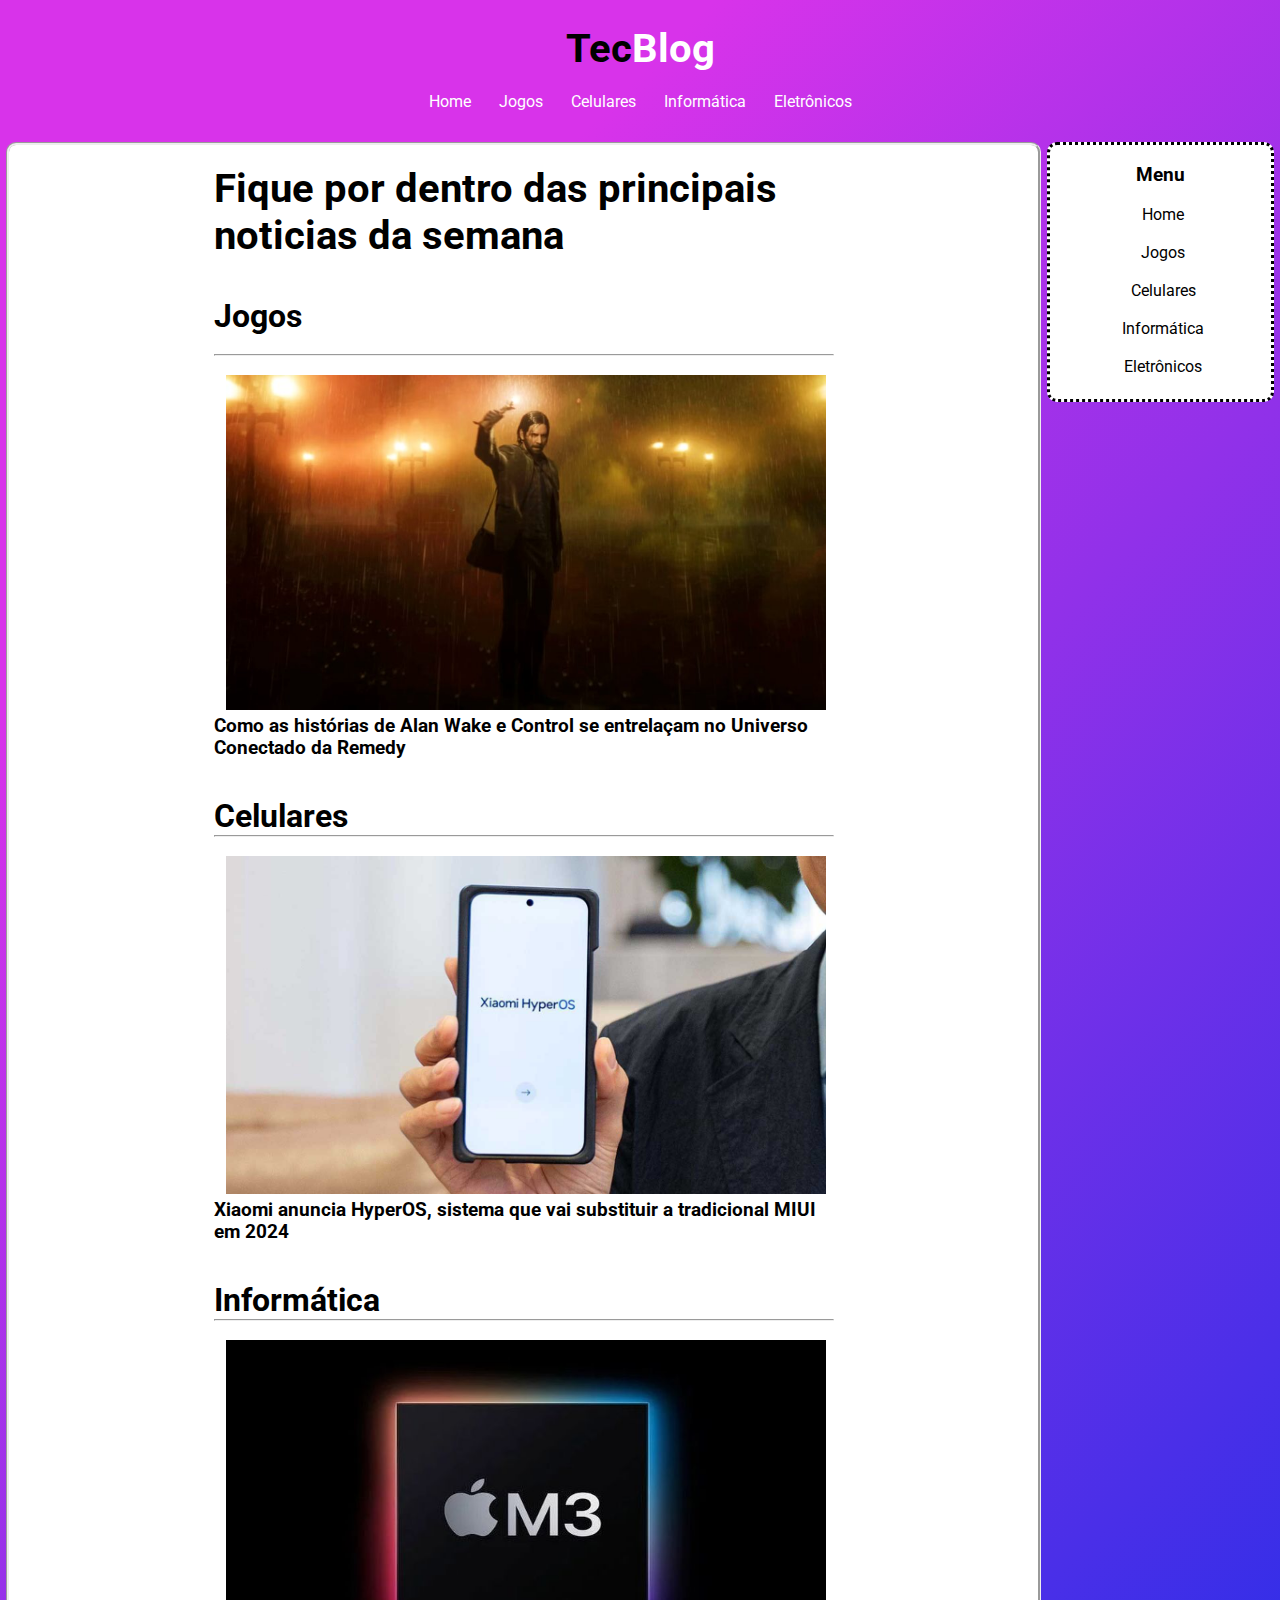
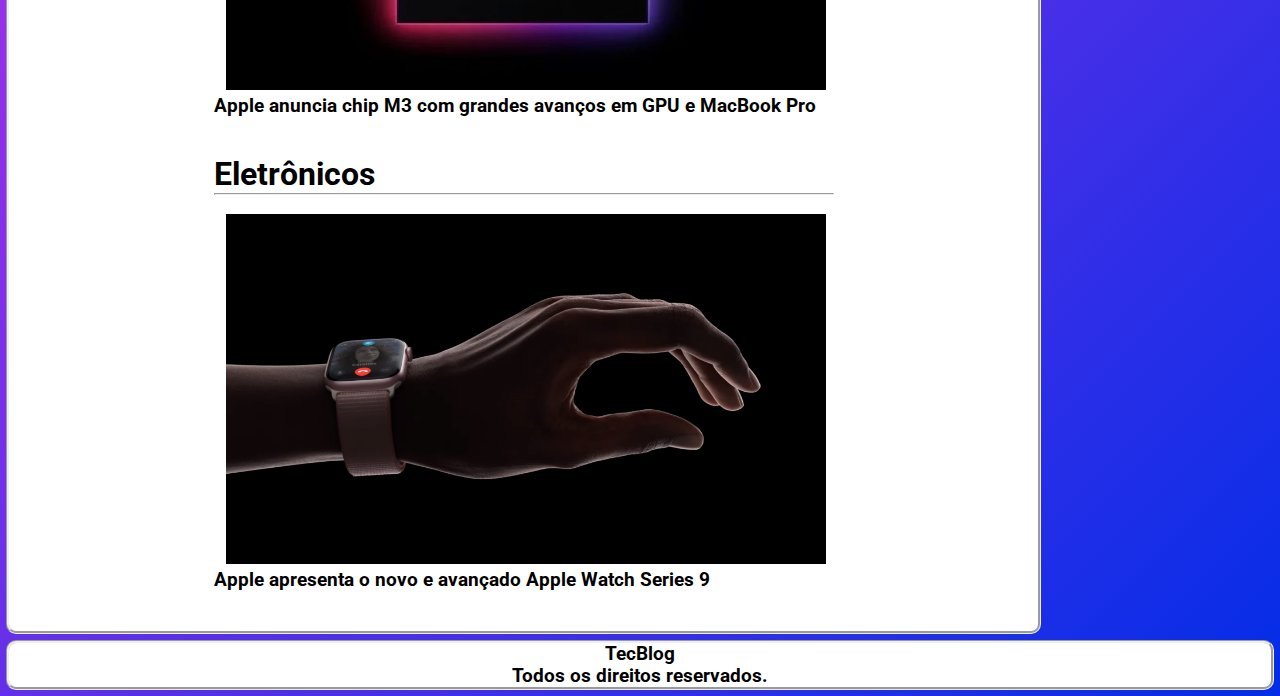
<file: index.html>
<!DOCTYPE html>
<html lang="pt-br">
  <head>
    <meta charset="UTF-8" />
    <meta name="viewport" content="width=device-width, initial-scale=1.0" />
    <title>TecBlog - o seu blog de Tecnologia</title>
    <link rel="stylesheet" type="text/css" href="css/estilo.css" />
    <link rel="shortcut icon" type="imagex/png" href="imagens/icon.png">

  </head>
  <body>
    <div id="area-cabecalho">
      <div id="area-logo">
        <h1>Tec<span class="branco">Blog</span></h1>
      </div>
      <div id="area-menu">
        <a href="index.html">Home</a>
        <a href="jogos.html">Jogos</a>
        <a href="celulares.html">Celulares</a>
        <a href="informatica.html">Informática</a>
        <a href="eletronicos.html">Eletrônicos</a>
      </div>
      
    </div>
    <section class="ggs">

      <main>
        <div id="area-postagens">
            <div class="postagem">
              <h1>Fique por dentro das principais noticias da semana</h1> <br><br>
              <h2>Jogos</h2><br>
              <hr>
              <br>
              
              <h3><a href="jogos.html" id="preto">
              <img src="imagens/Alan-Wake-2-900x503.jpg" width="600px" alt="alanwake"><br>
              Como as histórias de Alan Wake e Control se entrelaçam no Universo Conectado da Remedy</a> </h3>
               <br><br>
              <h2>Celulares</h2>
              <hr>
              <br>
              <h3><a href="celulares.html" id="preto">
              <img src="imagens/xiaomi.jpg" alt="xiaomi" width="600px"><br>
              Xiaomi anuncia HyperOS, sistema que vai substituir a tradicional MIUI em 2024</a></h3>
              <br><br>
              <h2>Informática</h2>
              <hr>
              <br>
              <h3><a href="informatica.html" id="preto">
                <img src="imagens/apple.jpg" width="600px" height="350px" alt="Apple"><br>
                Apple anuncia chip M3 com grandes avanços em GPU e MacBook Pro
              </a></h3>
              <br><br>
            <h2>Eletrônicos</h2>
            <hr>
            <br>
            <h3><a href="eletronicos.html" id="preto"><img src="imagens/gesto.png" alt="interface"width="600px" height="350px">Apple apresenta o novo e avançado Apple Watch Series 9</a></h3>
            </div>
        </div>
      </main>


      <aside>
       <center>
         <br>
        <h3>Menu</h3><br>
        <div id="MenuLat">
        <a href="index.html" id="preto">Home</a><br><br>
        <a href="jogos.html" id="preto">Jogos</a><br><br>
        <a href="celulares.html" id="preto">Celulares</a><br><br>
        <a href="informatica.html" id="preto">Informática</a><br><br>
        <a href="eletronicos.html" id="preto">Eletrônicos</a>

        </div>
        </center> 
      </aside>
      
      <footer>
        <center>
          <h3>TecBlog<h3>
          Todos os direitos reservados.

        </center>
      </footer>
   
    </section>
  </body>
</html>
</file>
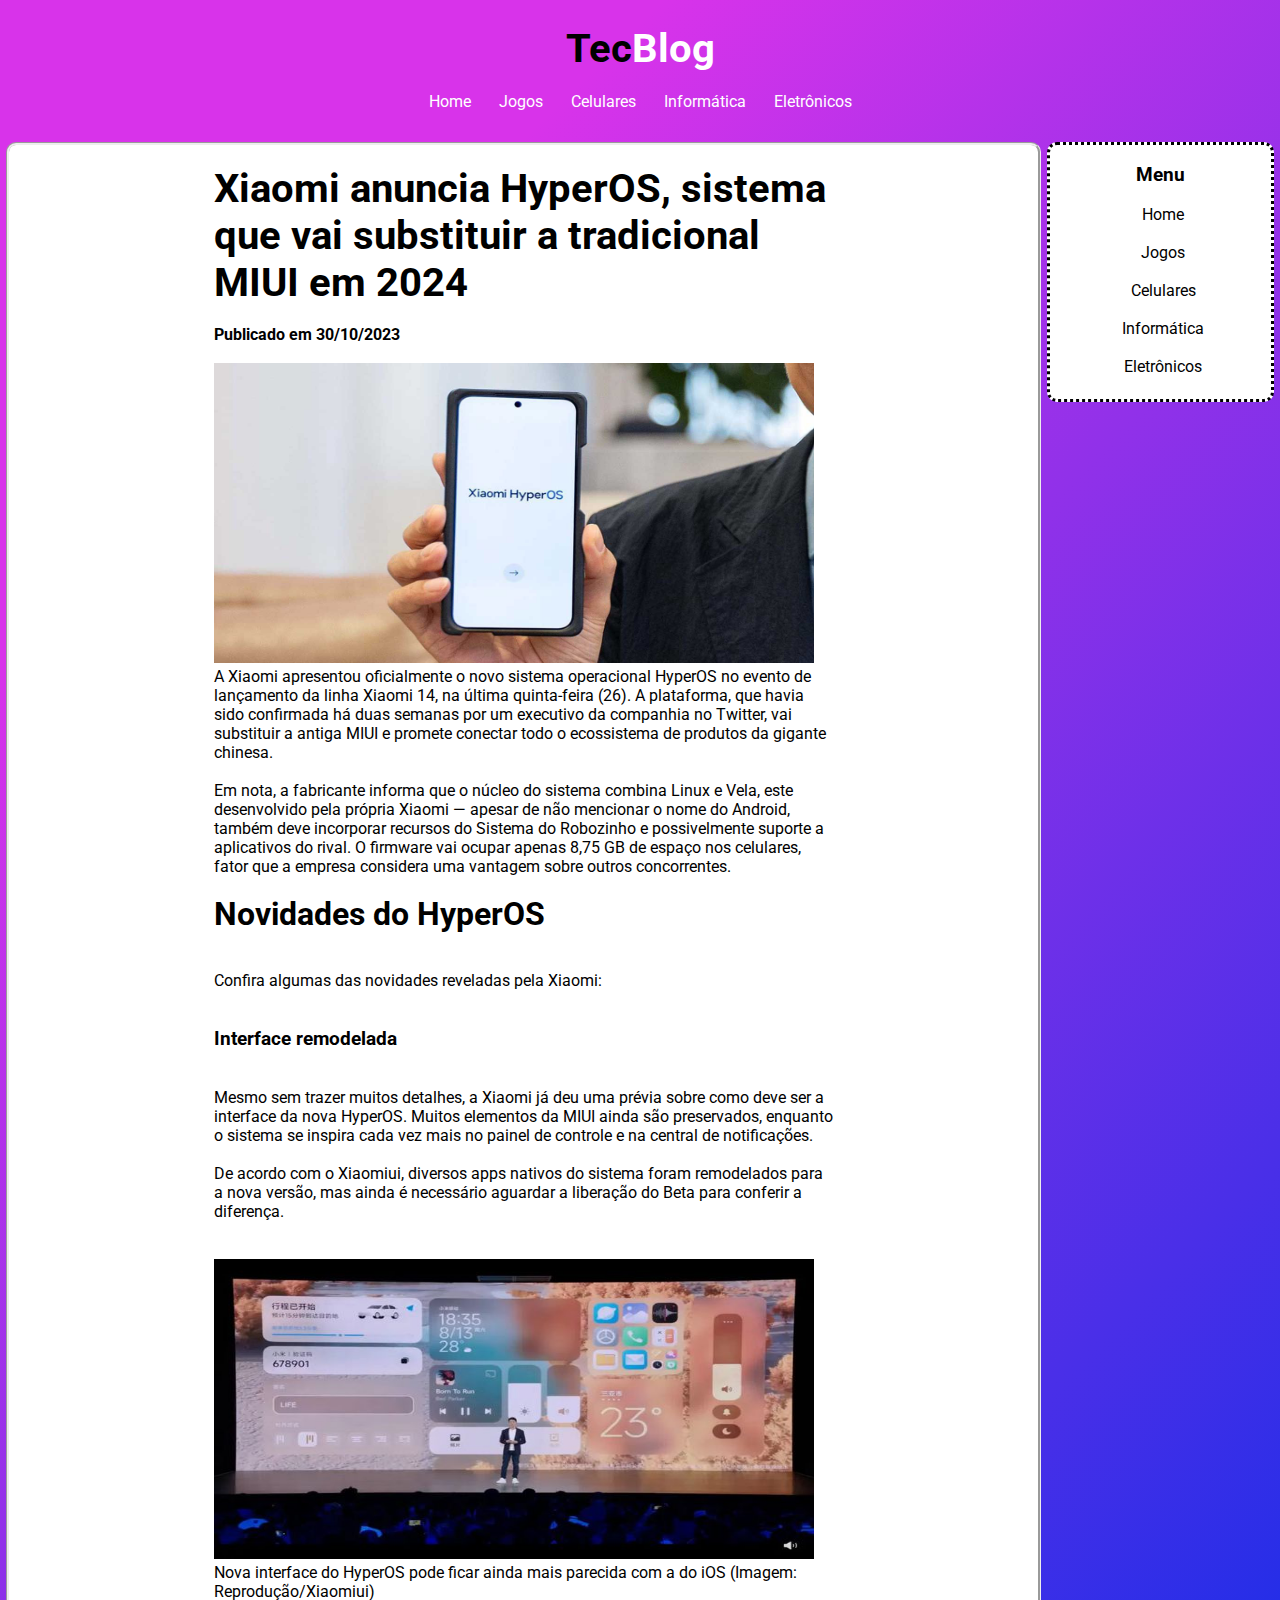
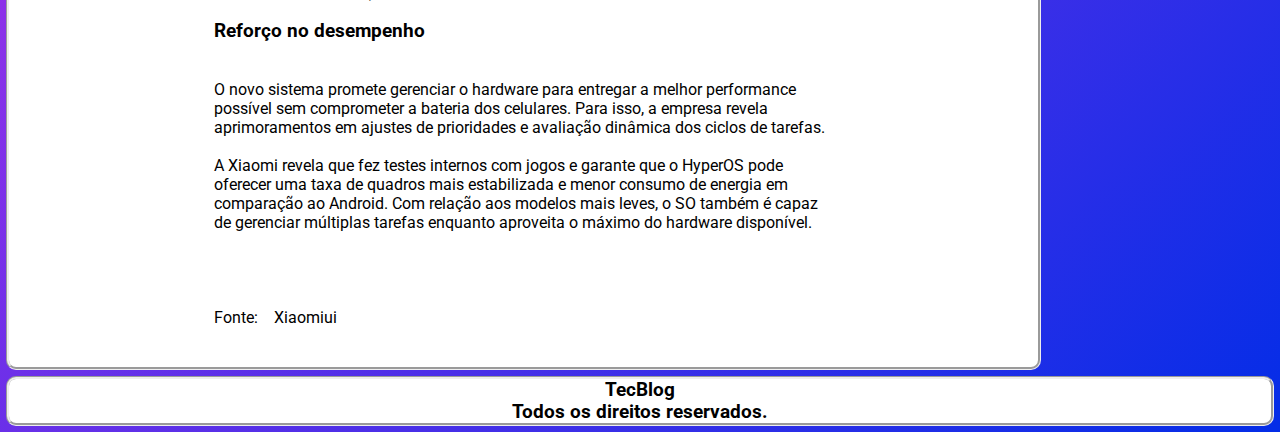
<file: celulares.html>
<!DOCTYPE html>
<html lang="pt-br">
  <head>
    <meta charset="UTF-8" />
    <meta name="viewport" content="width=device-width, initial-scale=1.0" />
    <title>TecBlog - o seu blog de Tecnologia</title>
    <link rel="stylesheet" type="text/css" href="css/estilo.css" />
    <link rel="shortcut icon" type="imagex/png" href="imagens/icon.png">

  </head>
  <body>
    <div id="area-cabecalho">
        <div id="area-logo">
          <h1>Tec<span class="branco">Blog</span></h1>
        </div>
        <div id="area-menu">
          <a href="index.html">Home</a>
          <a href="jogos.html">Jogos</a>
          <a href="celulares.html">Celulares</a>
          <a href="informatica.html">Informática</a>
          <a href="eletronicos.html">Eletrônicos</a>
        </div>
        
      </div>
      <section class="ggs">
  
        <main>
          <div id="area-postagens">
              <div class="postagem">
                <h1>Xiaomi anuncia HyperOS, sistema que vai substituir a tradicional MIUI em 2024</h1><br>
                <h4>Publicado em 30/10/2023</h4> <br>
                <img src="imagens/xiaomi.jpg" alt="xiaomi" width="600px" height="300px"> <br>
                <p>A Xiaomi apresentou oficialmente o novo sistema operacional HyperOS no evento de lançamento da 
                    linha Xiaomi 14, na última quinta-feira (26). A plataforma, que havia sido confirmada há duas 
                    semanas por um executivo da companhia no Twitter, vai substituir a antiga MIUI e promete conectar 
                    todo o ecossistema de produtos da gigante chinesa.</p>
                <br>
                <p>Em nota, a fabricante informa que o núcleo do sistema combina Linux e Vela, este desenvolvido pela
                     própria Xiaomi — apesar de não mencionar o nome do Android, também deve incorporar recursos do Sistema 
                     do Robozinho e possivelmente suporte a aplicativos do rival. O firmware vai ocupar apenas 8,75 GB de
                      espaço nos celulares, fator que a empresa considera uma vantagem sobre outros concorrentes.</p>
                <br>
                <h2>Novidades do HyperOS</h2><br><br>
                <p>Confira algumas das novidades reveladas pela Xiaomi:</p><br><br>
                <h3>Interface remodelada</h3>
                <br><br>
                <p>Mesmo sem trazer muitos detalhes, a Xiaomi já deu uma prévia sobre como deve ser a interface da nova HyperOS.
                     Muitos elementos da MIUI ainda são preservados, enquanto o sistema se inspira cada vez mais no painel de 
                     controle e na central de notificações.</p>
                <br>
                <p>De acordo com o Xiaomiui, diversos apps nativos do sistema foram remodelados para a nova versão, mas ainda é
                     necessário aguardar a liberação do Beta para conferir a diferença.</p>
                <br><br>
                <img src="imagens/interfacexiaomi.jpeg" alt="interface"width="600px" height="300px">
                <caption>Nova interface do HyperOS pode ficar ainda mais parecida com a do iOS (Imagem: Reprodução/Xiaomiui)</caption>
                <br><br>
                <h3>Reforço no desempenho</h3><br><br>
                <p>O novo sistema promete gerenciar o hardware para entregar a melhor performance possível sem comprometer a 
                    bateria dos celulares. Para isso, a empresa revela aprimoramentos em ajustes de prioridades e avaliação 
                    dinâmica dos ciclos de tarefas.</p>
                <br>
                <p>A Xiaomi revela que fez testes internos com jogos e garante que o HyperOS pode oferecer uma taxa de quadros 
                    mais estabilizada e menor consumo de energia em comparação ao Android. Com relação aos modelos mais leves, 
                    o SO também é capaz de gerenciar múltiplas tarefas enquanto aproveita o máximo do hardware disponível.</p>
                <br><br><br><br>

                <p>Fonte: <a href="https://xiaomiui.net/xiaomi-officially-announced-expected-new-hyperos-full-details-are-here-52079/" id="preto"> Xiaomiui</a></p>
            </div>
          </div>
        </main>
  
  
        <aside>
         <center>
           <br>
          <h3>Menu</h3><br>
          <div id="MenuLat">
          <a href="index.html" id="preto">Home</a><br><br>
          <a href="jogos.html" id="preto">Jogos</a><br><br>
          <a href="celulares.html" id="preto">Celulares</a><br><br>
          <a href="informatica.html" id="preto">Informática</a><br><br>
          <a href="eletronicos.html" id="preto">Eletrônicos</a>
  
          </div>
          </center> 
        </aside>
        
        <footer>
            <center>
              <h3>TecBlog<h3>
              Todos os direitos reservados.
    
            </center>
          </footer>
     
      </section>
  </body>
</html>
</file>
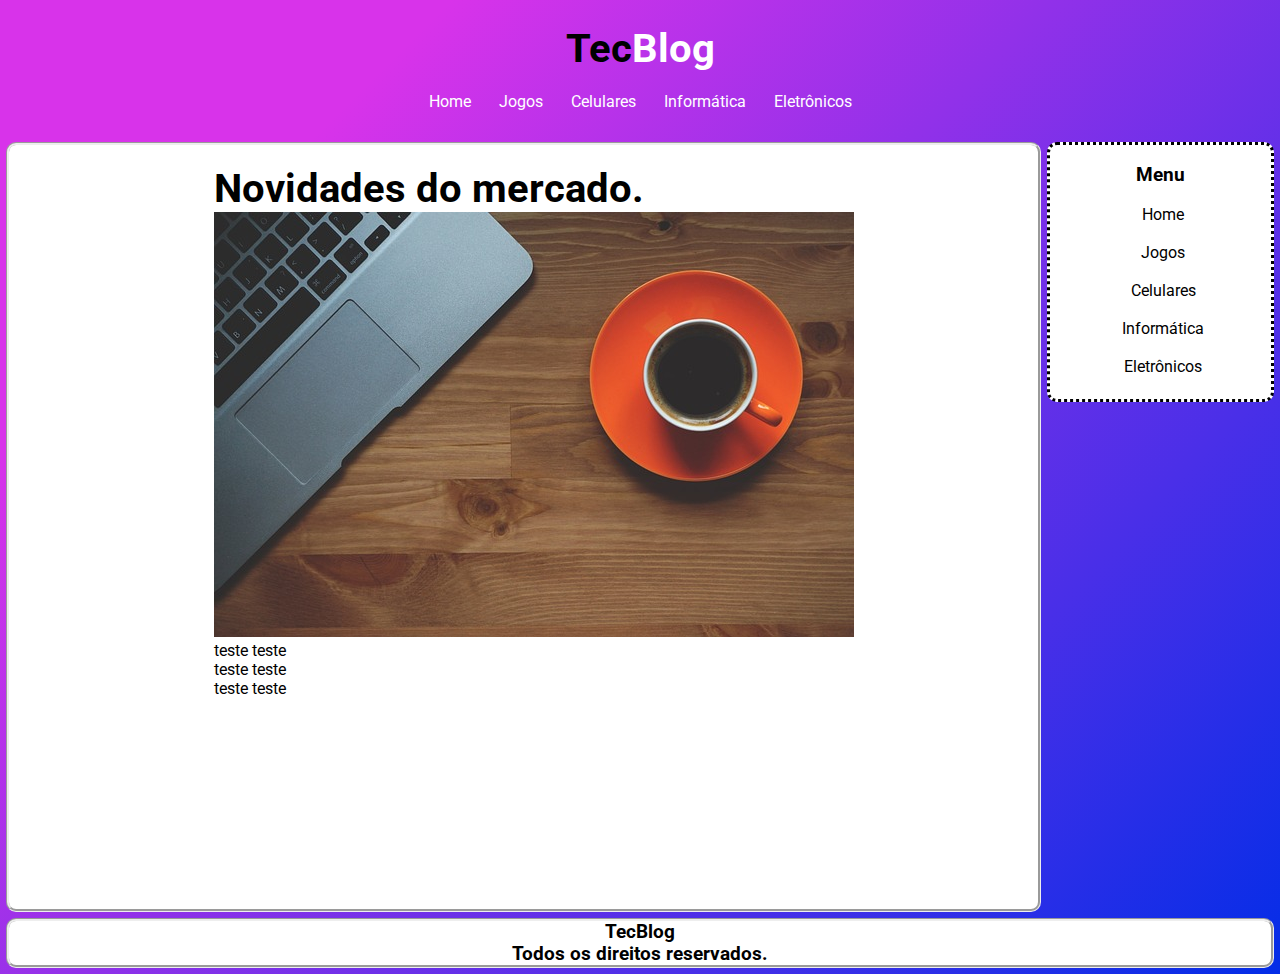
<file: eletronicos.html>
<!DOCTYPE html>
<html lang="pt-br">
  <head>
    <meta charset="UTF-8" />
    <meta name="viewport" content="width=device-width, initial-scale=1.0" />
    <title>TecBlog - o seu blog de Tecnologia</title>
    <link rel="stylesheet" type="text/css" href="css/estilo.css" />
    <link rel="shortcut icon" type="imagex/png" href="imagens/icon.png">

  </head>
  <body>
    <div id="area-cabecalho">
        <div id="area-logo">
          <h1>Tec<span class="branco">Blog</span></h1>
        </div>
        <div id="area-menu">
          <a href="index.html">Home</a>
          <a href="jogos.html">Jogos</a>
          <a href="celulares.html">Celulares</a>
          <a href="informatica.html">Informática</a>
          <a href="eletronicos.html">Eletrônicos</a>
        </div>
        
      </div>
      <section class="ggs">
  
        <main>
          <div id="area-postagens">
              <div class="postagem">
                <h1>Novidades do mercado.</h1>
                <img src="imagens/imagem1.jpg" alt="sla">
                <p>teste teste <br>teste teste <br>teste teste</p>
                <br><br><br><br><br><br><br><br><br>
              </div>
          </div>
        </main>
  
  
        <aside>
         <center>
           <br>
          <h3>Menu</h3><br>
          <div id="MenuLat">
          <a href="index.html" id="preto">Home</a><br><br>
          <a href="jogos.html" id="preto">Jogos</a><br><br>
          <a href="celulares.html" id="preto">Celulares</a><br><br>
          <a href="informatica.html" id="preto">Informática</a><br><br>
          <a href="eletronicos.html" id="preto">Eletrônicos</a>
  
          </div>
          </center> 
        </aside>
        
        <footer>
            <center>
              <h3>TecBlog<h3>
              Todos os direitos reservados.
    
            </center>
          </footer>
      </section>
  </body>
</html>
</file>
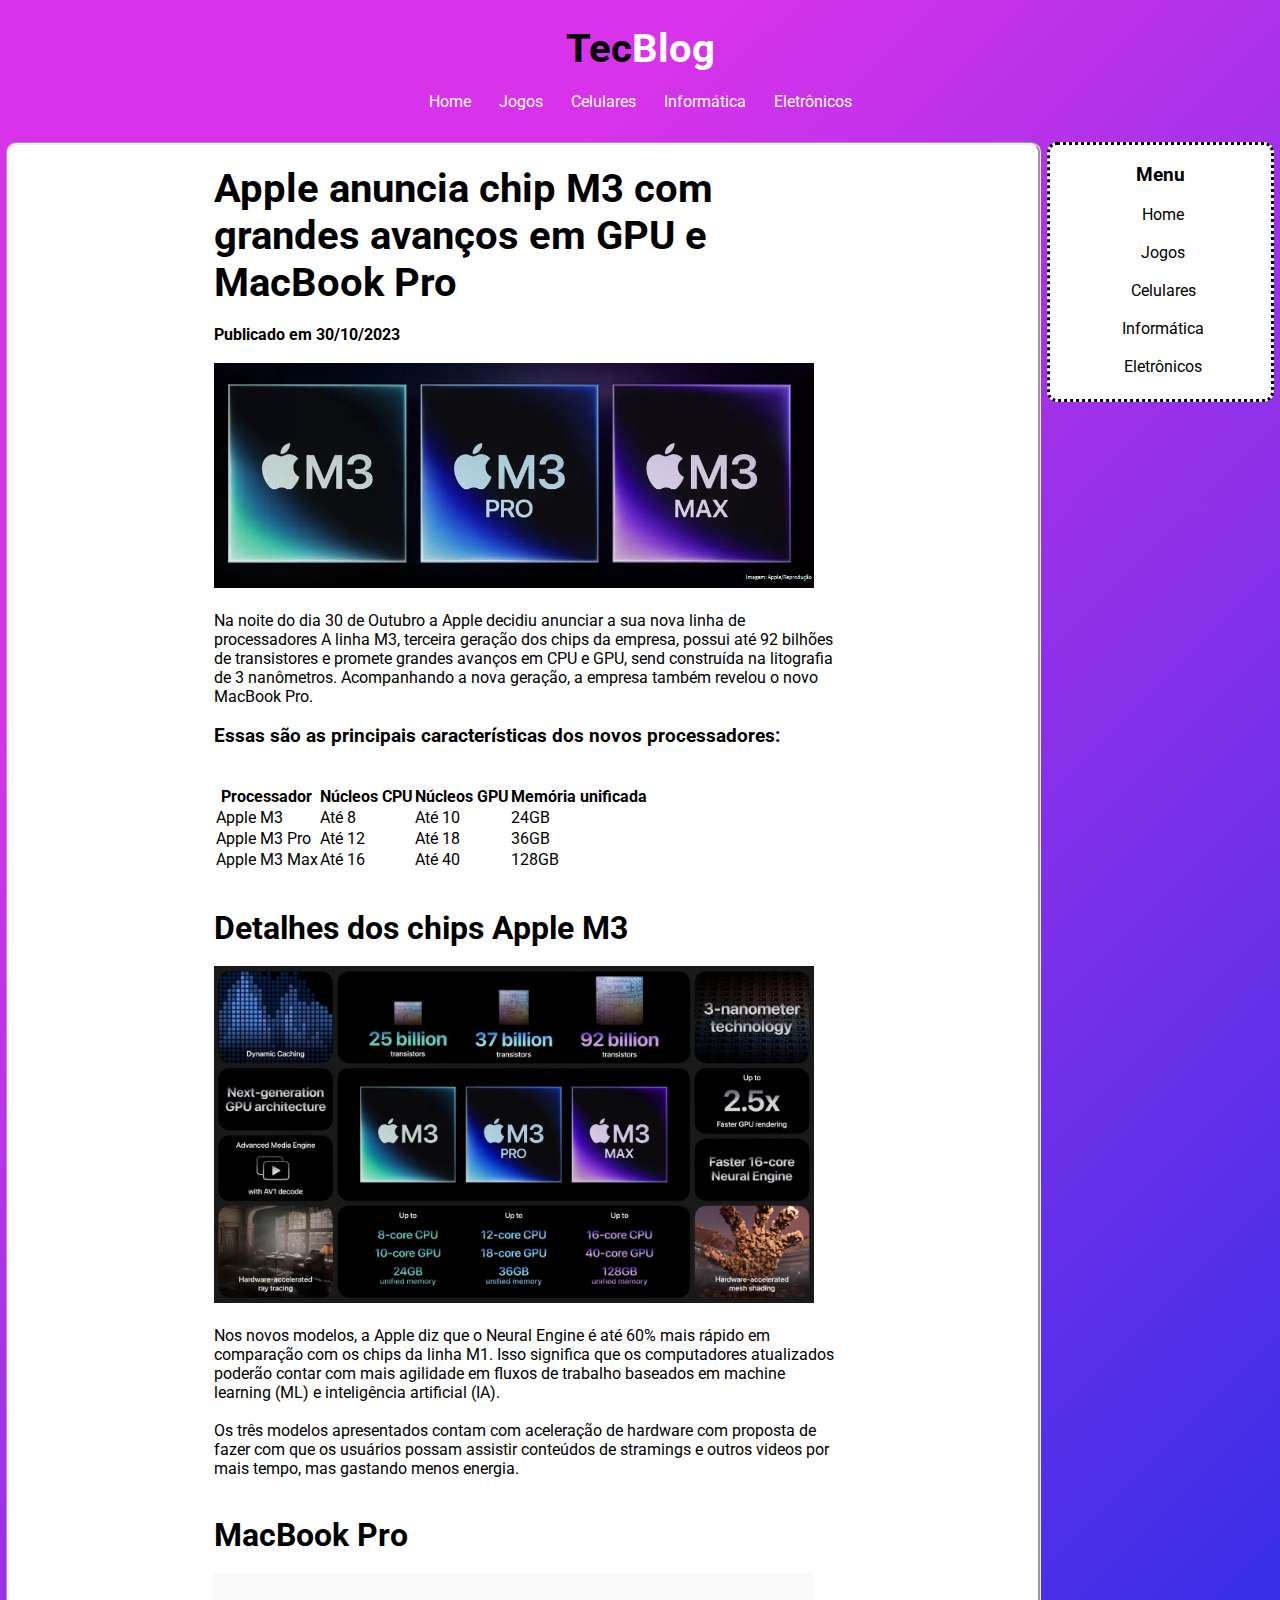
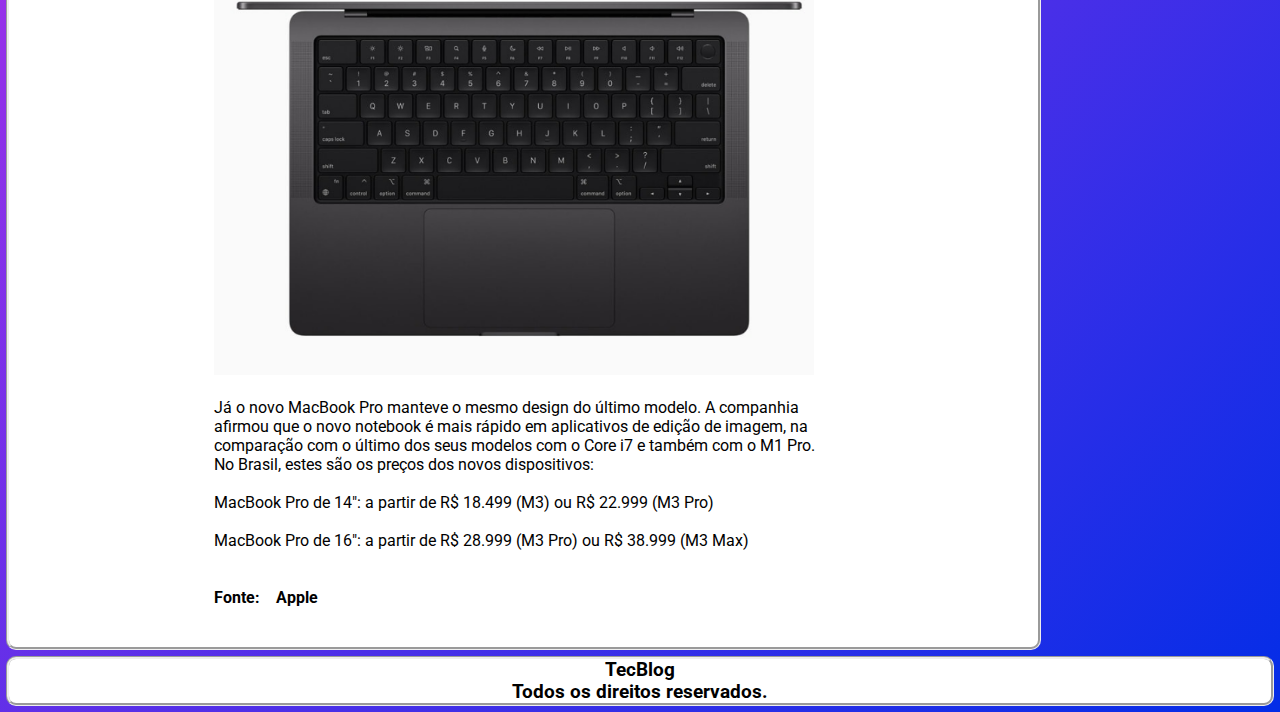
<file: informatica.html>
<!DOCTYPE html>
<html lang="pt-br">
  <head>
    <meta charset="UTF-8" />
    <meta name="viewport" content="width=device-width, initial-scale=1.0" />
    <title>TecBlog - o seu blog de Tecnologia</title>
    <link rel="stylesheet" type="text/css" href="css/estilo.css" />
    <link rel="shortcut icon" type="imagex/png" href="imagens/icon.png">

  </head>
  <body>
    <div id="area-cabecalho">
        <div id="area-logo">
          <h1>Tec<span class="branco">Blog</span></h1>
        </div>
        <div id="area-menu">
          <a href="index.html">Home</a>
          <a href="jogos.html">Jogos</a>
          <a href="celulares.html">Celulares</a>
          <a href="informatica.html">Informática</a>
          <a href="eletronicos.html">Eletrônicos</a>
        </div>
        
      </div>
      <section class="ggs">
  
        <main>
          <div id="area-postagens">
              <div class="postagem">
                <h1>Apple anuncia chip M3 com grandes avanços em GPU e MacBook Pro</h1><br>
                <h4>Publicado em 30/10/2023</h4> <br>
                <img src="imagens/Apple_M3.png" alt="sla" width="600px"> <br> <br>
                <p>Na noite do dia 30 de Outubro a Apple decidiu anunciar a sua nova linha de processadores A linha M3, terceira
                   geração dos chips da empresa, possui até 92 bilhões de transistores e promete grandes avanços em CPU e GPU, send
                    construída na litografia de 3 nanômetros. Acompanhando a nova geração, a empresa também revelou o novo MacBook Pro.</p>
                <br>
                <h3>Essas são as principais características dos novos processadores:</h3>
                  <br><br>
                <table class="tg">
                  <thead>
                    <tr>
                      <th class="tg-xkfo">Processador</th>
                      <th class="tg-xkfo">Núcleos CPU</th>
                      <th class="tg-xkfo">Núcleos GPU</th>
                      <th class="tg-mo2v">Memória unificada</th>
                    </tr>
                  </thead>
                  <tbody>
                    <tr>
                      <td class="tg-0pky">Apple M3</td>
                      <td class="tg-0pky">Até 8</td>
                      <td class="tg-0pky">Até 10</td>
                      <td class="tg-0lax">24GB</td>
                    </tr>
                    <tr>
                      <td class="tg-0pky">Apple M3 Pro</td>
                      <td class="tg-0pky">Até 12</td>
                      <td class="tg-0pky">Até 18</td>
                      <td class="tg-0lax">36GB</td>
                    </tr>
                    <tr>
                      <td class="tg-0pky">Apple M3 Max</td>
                      <td class="tg-0pky">Até 16</td>
                      <td class="tg-0pky">Até 40</td>
                      <td class="tg-0lax">128GB</td>
                    </tr>
                  </tbody>
                  </table>
                  <br><br>
                <h2>Detalhes dos chips Apple M3</h2><br>
                <img src="imagens/Apple M3-2.jpg" alt="sla" width="600px"><br><br>
                <p>Nos novos modelos, a Apple diz que o Neural Engine é até 60% mais rápido em comparação com os chips da linha M1. Isso 
                  significa que os computadores atualizados poderão contar com mais agilidade em fluxos de trabalho baseados em machine 
                  learning (ML) e inteligência artificial (IA).</p><br>
                <p>Os três modelos apresentados contam com aceleração de hardware com proposta de fazer com que os usuários possam assistir 
                conteúdos de stramings e outros videos por mais tempo, mas gastando menos energia.</p> <br><br>   
                <h2>MacBook Pro</h2> <br>
                <img src="imagens/MacBookPro.png" alt="sla" width="600px"><br><br>
                 <p>Já o novo MacBook Pro manteve o mesmo design do último modelo. A companhia afirmou que o novo notebook é mais rápido em 
                aplicativos de edição de imagem, na comparação com o último dos seus modelos com o Core i7 e também com o M1 Pro. No Brasil, 
                estes são os preços dos novos dispositivos:</p><br>
                <p>MacBook Pro de 14": a partir de R$ 18.499 (M3) ou R$ 22.999 (M3 Pro)</p><br>
                <p>MacBook Pro de 16": a partir de R$ 28.999 (M3 Pro) ou R$ 38.999 (M3 Max)</p><br><br>
                <h4>Fonte: <a href="https://www.apple.com/newsroom/2023/10/apple-unveils-new-macbook-pro-featuring-m3-chips/" id="preto"> Apple</a></h4>
              </div>

            
          </div>
        </main>
  
  
        <aside>
         <center>
           <br>
          <h3>Menu</h3><br>
          <div id="MenuLat">
          <a href="index.html" id="preto">Home</a><br><br>
          <a href="jogos.html" id="preto">Jogos</a><br><br>
          <a href="celulares.html" id="preto">Celulares</a><br><br>
          <a href="informatica.html" id="preto">Informática</a><br><br>
          <a href="eletronicos.html" id="preto">Eletrônicos</a>
  
          </div>
          </center> 
        </aside>
        
        <footer>
            <center>
              <h3>TecBlog<h3>
              Todos os direitos reservados.
    
            </center>
          </footer>
     
      </section>
  </body>
</html>
</file>
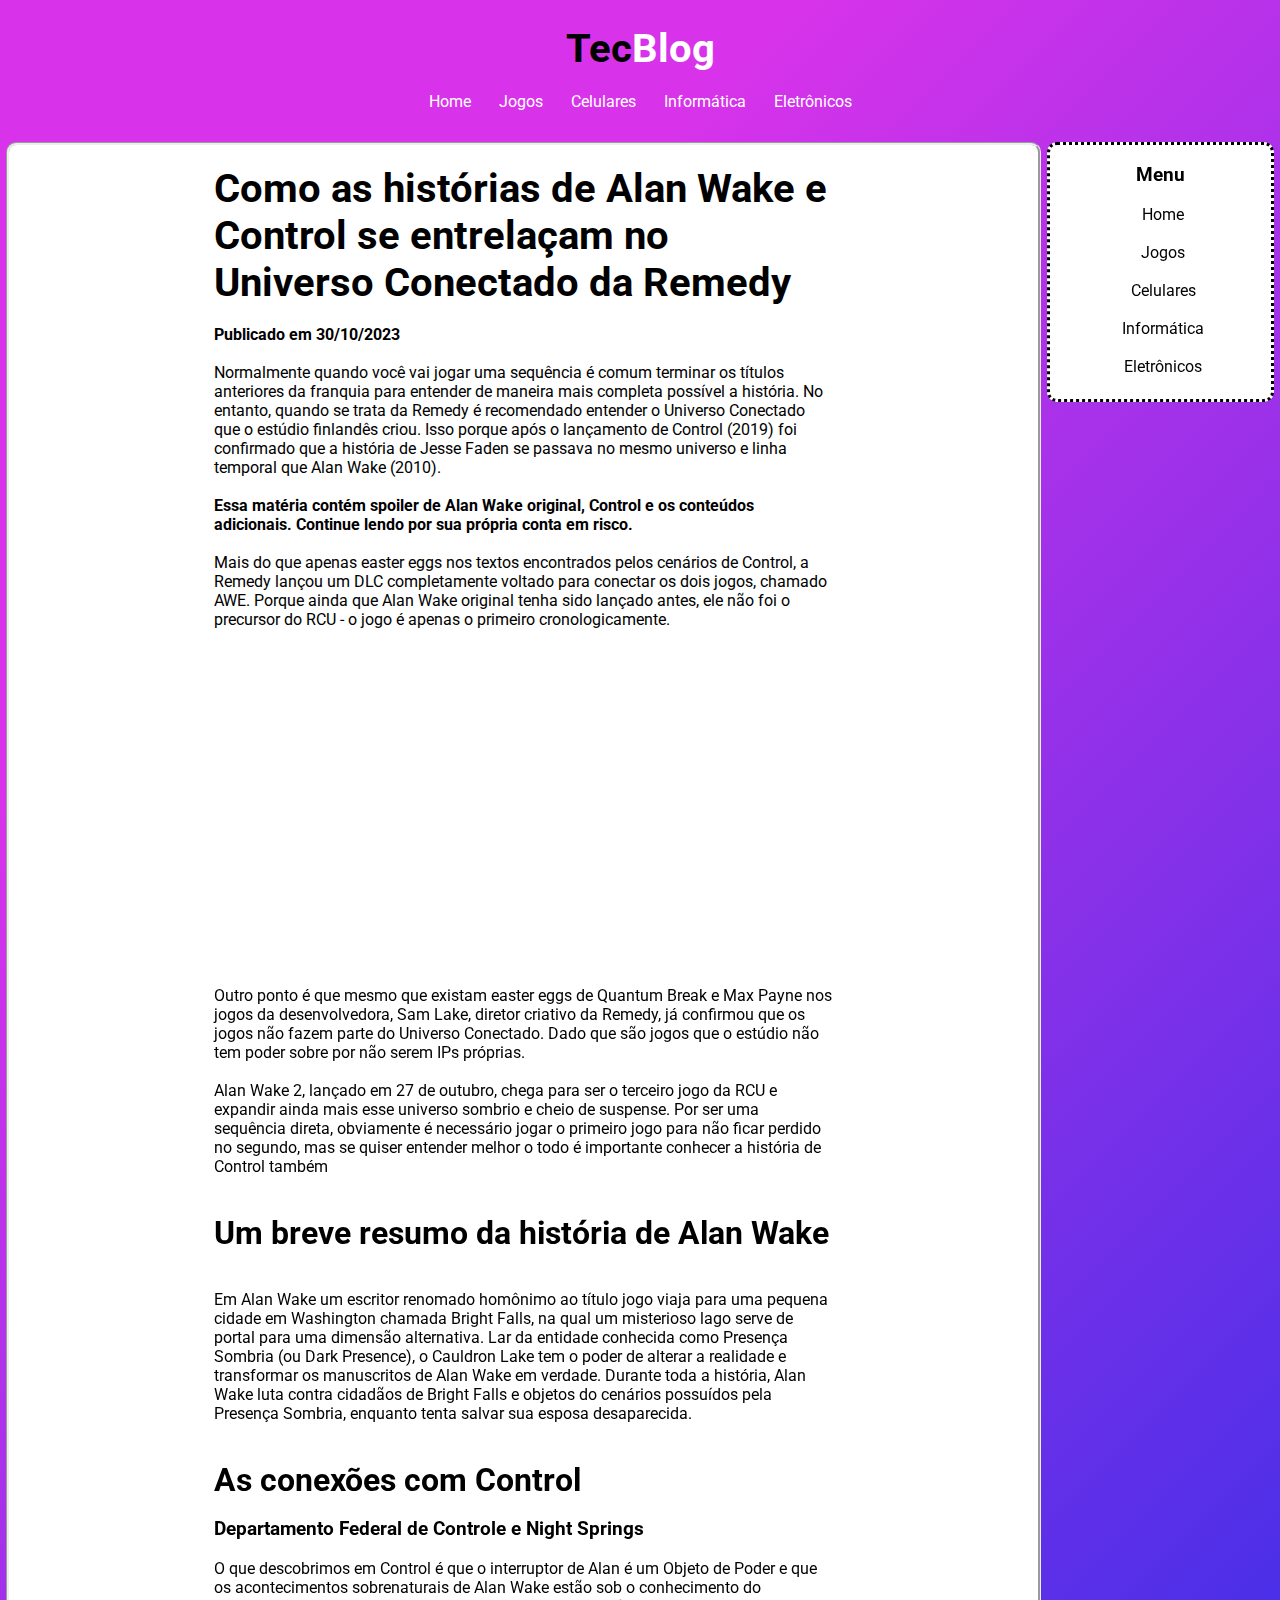
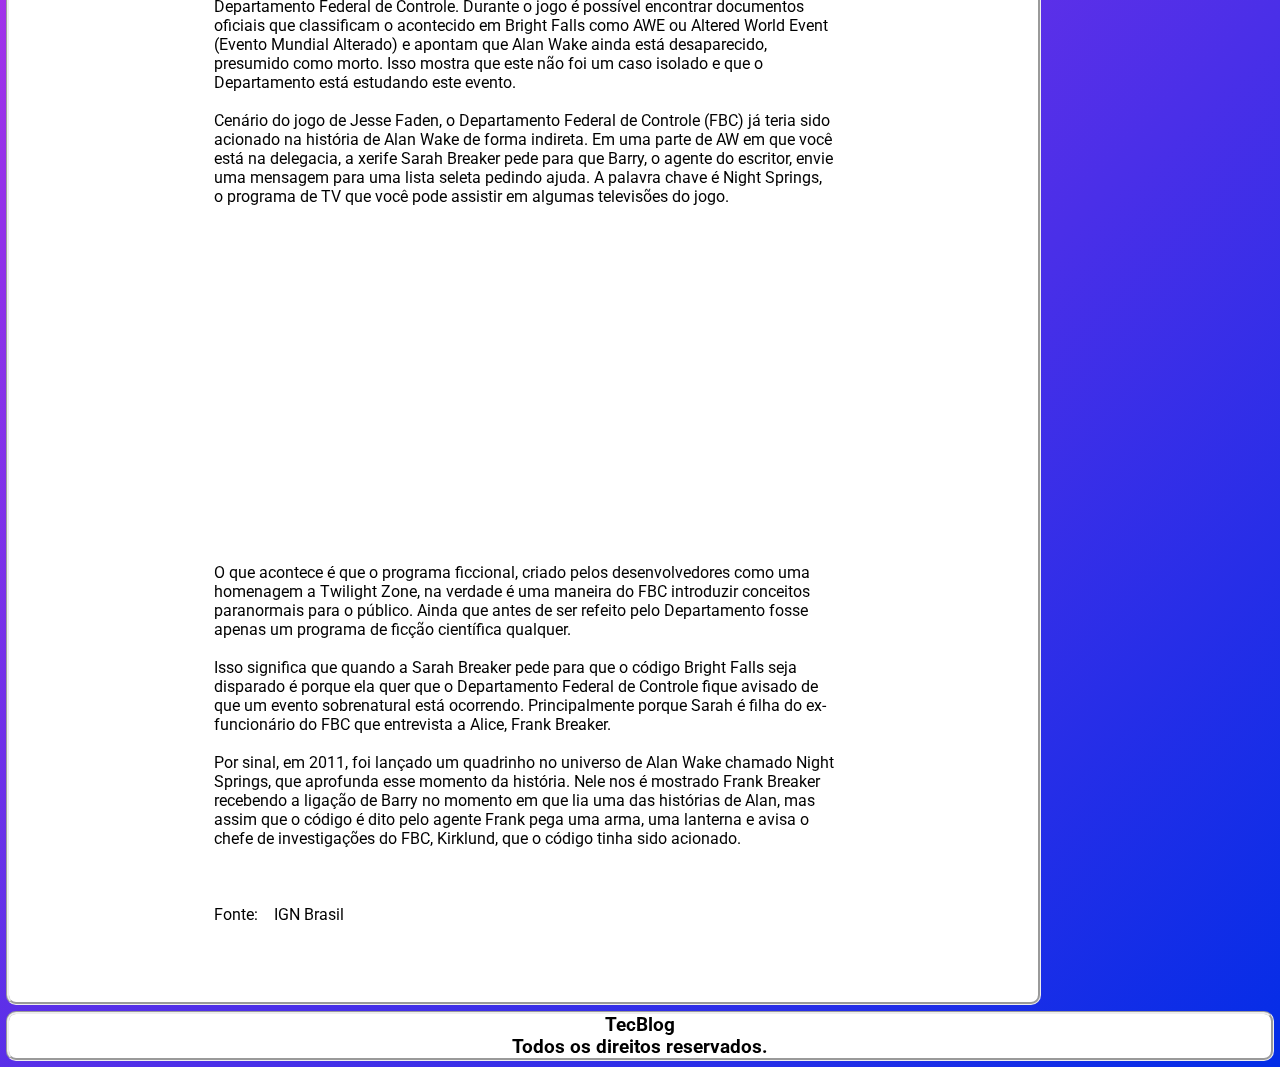
<file: jogos.html>
<!DOCTYPE html>
<html lang="pt-br">
  <head>
    <meta charset="UTF-8" />
    <meta name="viewport" content="width=device-width, initial-scale=1.0" />
    <title>TecBlog - o seu blog de Tecnologia</title>
    <link rel="stylesheet" type="text/css" href="css/estilo.css" />
    <link rel="shortcut icon" type="imagex/png" href="imagens/icon.png">

  </head>
  <body>
    <div id="area-cabecalho">
        <div id="area-logo">
          <h1>Tec<span class="branco">Blog</span></h1>
        </div>
        <div id="area-menu">
          <a href="index.html">Home</a>
          <a href="jogos.html">Jogos</a>
          <a href="celulares.html">Celulares</a>
          <a href="informatica.html">Informática</a>
          <a href="eletronicos.html">Eletrônicos</a>
        </div>
        
      </div>
      <section class="ggs">
  
        <main>
          <div id="area-postagens">
              <div class="postagem">
                <h1>Como as histórias de Alan Wake e Control se entrelaçam no Universo Conectado da Remedy</h1>
                <br>
                <h4>Publicado em 30/10/2023</h4>
                <br>
                <p>Normalmente quando você vai jogar uma sequência é comum terminar os títulos anteriores da franquia
                     para entender de maneira mais completa possível a história. No entanto, quando se trata da Remedy 
                     é recomendado entender o Universo Conectado que o estúdio finlandês criou. Isso porque após o lançamento 
                     de Control (2019) foi confirmado que a história de Jesse Faden se passava no mesmo universo e linha temporal 
                     que Alan Wake (2010).</p> <br>
                
                     <h4>Essa matéria contém spoiler de Alan Wake original, Control e os conteúdos adicionais. Continue lendo por sua
                     própria conta em risco.</h4><br>
                
                     <p> Mais do que apenas easter eggs nos textos encontrados pelos cenários de Control, a Remedy lançou um DLC completamente 
                    voltado para conectar os dois jogos, chamado AWE. Porque ainda que Alan Wake original tenha sido lançado antes, ele não
                    foi o precursor do RCU - o jogo é apenas o primeiro cronologicamente.</p>
                <br>
                <iframe width="560" height="315" src="https://www.youtube.com/embed/-Lx46eVqdmk?si=EUnqZzEttALf1S-A" title="YouTube video player" frameborder="0" allow="accelerometer; autoplay; clipboard-write; encrypted-media; gyroscope; picture-in-picture; web-share" allowfullscreen></iframe>
                <br><br>
                
                <p>Outro ponto é que mesmo que existam easter eggs de Quantum Break e Max Payne nos jogos da desenvolvedora, Sam Lake, diretor
                     criativo da Remedy, já confirmou que os jogos não fazem parte do Universo Conectado. Dado que são jogos que o estúdio não
                      tem poder sobre por não serem IPs próprias.</p>
                <br>
                
                <p>Alan Wake 2, lançado em 27 de outubro, chega para ser o terceiro jogo da RCU e expandir ainda mais esse universo sombrio e 
                    cheio de suspense. Por ser uma sequência direta, obviamente é necessário jogar o primeiro jogo para não ficar perdido no 
                    segundo, mas se quiser entender melhor o todo é importante conhecer a história de Control também</p> <br><br>
                
                <h2 id="vermelho">Um breve resumo da história de Alan Wake</h2><br><br>
                
                
                <p>Em Alan Wake um escritor renomado homônimo ao título jogo viaja para uma pequena cidade em Washington chamada Bright Falls, 
                    na qual um misterioso lago serve de portal para uma dimensão alternativa. Lar da entidade conhecida como Presença Sombria 
                    (ou Dark Presence), o Cauldron Lake tem o poder de alterar a realidade e transformar os manuscritos de Alan Wake em verdade. 
                    Durante toda a história, Alan Wake luta contra cidadãos de Bright Falls e objetos do cenários possuídos pela Presença Sombria, 
                    enquanto tenta salvar sua esposa desaparecida.</p> <br><br>
                <h2 id="vermelho">As conexões com Control</h2><br>
                <h3>Departamento Federal de Controle e Night Springs</h3>
                <br>
                <p>O que descobrimos em Control é que o interruptor de Alan é um Objeto de Poder e que os acontecimentos sobrenaturais de Alan Wake 
                estão sob o conhecimento do Departamento Federal de Controle. Durante o jogo é possível encontrar documentos oficiais que 
                classificam o acontecido em Bright Falls como AWE ou Altered World Event (Evento Mundial Alterado) e apontam que Alan Wake ainda 
                está desaparecido, presumido como morto. Isso mostra que este não foi um caso isolado e que o Departamento está estudando este 
                evento.</p>
                <br>
                <p>Cenário do jogo de Jesse Faden, o Departamento Federal de Controle (FBC) já teria sido acionado na história de Alan Wake de 
                    forma indireta. Em uma parte de AW em que você está na delegacia, a xerife Sarah Breaker pede para que Barry, o agente do 
                    escritor, envie uma mensagem para uma lista seleta pedindo ajuda. A palavra chave é Night Springs, o programa de TV que você 
                    pode assistir em algumas televisões do jogo.</p><br>
                <iframe width="560" height="315" src="https://www.youtube.com/embed/dswl2Tr3oIg?si=daCJjH0r8rg0V8TK" title="YouTube video player" frameborder="0" allow="accelerometer; autoplay; clipboard-write; encrypted-media; gyroscope; picture-in-picture; web-share" allowfullscreen></iframe>
                <br><br>
                <p>O que acontece é que o programa ficcional, criado pelos desenvolvedores como uma homenagem a Twilight Zone, na verdade é uma 
                    maneira do FBC introduzir conceitos paranormais para o público. Ainda que antes de ser refeito pelo Departamento fosse apenas
                    um programa de ficção científica qualquer.</p>
                <br>
                <p>Isso significa que quando a Sarah Breaker pede para que o código Bright Falls seja disparado é porque ela quer que o Departamento
                     Federal de Controle fique avisado de que um evento sobrenatural está ocorrendo. Principalmente porque Sarah é filha do 
                     ex-funcionário do FBC que entrevista a Alice, Frank Breaker.</p>
                <br>
                <p>Por sinal, em 2011, foi lançado um quadrinho no universo de Alan Wake chamado Night Springs, que aprofunda esse momento da 
                    história. Nele nos é mostrado Frank Breaker recebendo a ligação de Barry no momento em que lia uma das histórias de Alan, 
                    mas assim que o código é dito pelo agente Frank pega uma arma, uma lanterna e avisa o chefe de investigações do FBC, Kirklund,
                     que o código tinha sido acionado.</p>
                <br><br><br>
                <p>Fonte: <a href="https://br.ign.com/alan-wake-ii/115440/feature/como-as-historias-de-alan-wake-e-control-se-entrelacam-no-universo-conectado-da-remedy" id="preto">IGN Brasil</a></p>

                <br><br>
              </div>
          </div>
        </main>
  
  
        <aside>
         <center>
           <br>
          <h3>Menu</h3><br>
          <div id="MenuLat">
          <a href="index.html" id="preto">Home</a><br><br>
          <a href="jogos.html" id="preto">Jogos</a><br><br>
          <a href="celulares.html" id="preto">Celulares</a><br><br>
          <a href="informatica.html" id="preto">Informática</a><br><br>
          <a href="eletronicos.html" id="preto">Eletrônicos</a>
  
          </div>
          </center> 
        </aside>
        
        <footer>
            <center>
              <h3>TecBlog<h3>
              Todos os direitos reservados.
    
            </center>
          </footer>
     
      </section>
  </body>
</html>
</file>
<file: css/estilo.css>
@import url('https://fonts.googleapis.com/css2?family=Roboto:ital@1&display=swap');

/*Limpar fomrataçõs padrão */
*{
  margin: 0;
  padding: 0;
  box-sizing: border-box;
}

body{
  font-size: 1em;
  font-family: 'Roboto', sans-serif;
  background: linear-gradient(135deg, rgb(216, 51, 234) 20%, rgb(3, 45, 231));
  flex-wrap: wrap;
  flex: 1 1 100vw;
}
main, aside, footer {
 
  background-color: #FFF;
  border-radius: 10px;
	display: flex;
  border-style:groove;

	margin: 3px;
} 
main {
	/* Realizar a subtração de 100% da altura vertical menos a soma    */
	/* da altura dos elementos ( 300px ) com as suas margens ( 30px ). */
	flex: 20 1 500px;
  justify-content: center;

}
footer {
	/* Altura do elemento. */
	flex: 1 1 100vw;
  justify-content: center;
  dis 

}
a {
	/* Remove a decoração padrão do elemento. */
	text-decoration: none;

	/* Definir a cor da fonte para o padrão do elemento pai. */
	color: inherit;
}
aside {
	/* Junção de flex-grow, flex-shrink e flex-basis.  */
	/* flex-grow – Habilidade de um flex item crescer. */
	/* flex-shrink - Capacidade de redução do item.    */
	/* flex-basis – Tamanho inicial do item.           */
	flex: 1 1 200px;
  border-style: dotted;


}
.ggs{
  display: flex;
  flex-wrap: wrap;
	flex: 1 1 100vw;
	margin: 3px;
}
aside {

  justify-content: center;
  display: block;
  align-items: center;
  height: 260px;
}

/*Layout */
#area-cabecalho {
  
  padding: 15px;
  text-align: center;
}

#area-logo, #area-menu {
  padding: 10px;
}

#area-principal{
  width: 920px;
  margin: 0 auto; /* auto paramargm autoática */
}



#area-postagens{
  width: 660px;
  float: left;
  justify-content: center;
}

#area-lateral{
  width: 240px;
  float: right;
}

.postagem{
  padding: 20px;
  margin-bottom: 20px;

  justify-content: center;

}

#rodape {
  clear: both;
  text-align: center;
  padding: 15px;
  background: #CCC;
}

a:link, a:visited{
  color: #FFF;
  padding: 8px 12px;
}

a:hover{
  color: #f7b600;


}

/*Formatação em geral */
h1{
  color: #000000;
  font-size: 2.5em;

  }
h2{
  color: #000000;
  font-size: 2.0em;
}

.branco {
  color: white;
}
#preto{
  color: #000000;
}
#vermelho{
  color: ;
}
button {
	background-color: white;
	border: 1px solid black;
	border-radius: 10px;
	font-weight: bold;
	text-transform: uppercase;
	padding-left: 10px;
	padding-right: 10px;
}
button:hover {
	border-color: rgb(212, 7, 7);
	color: rgb(0, 0, 0);
}
#MenuLat{
  margin-left: 5px;
}
</file>
